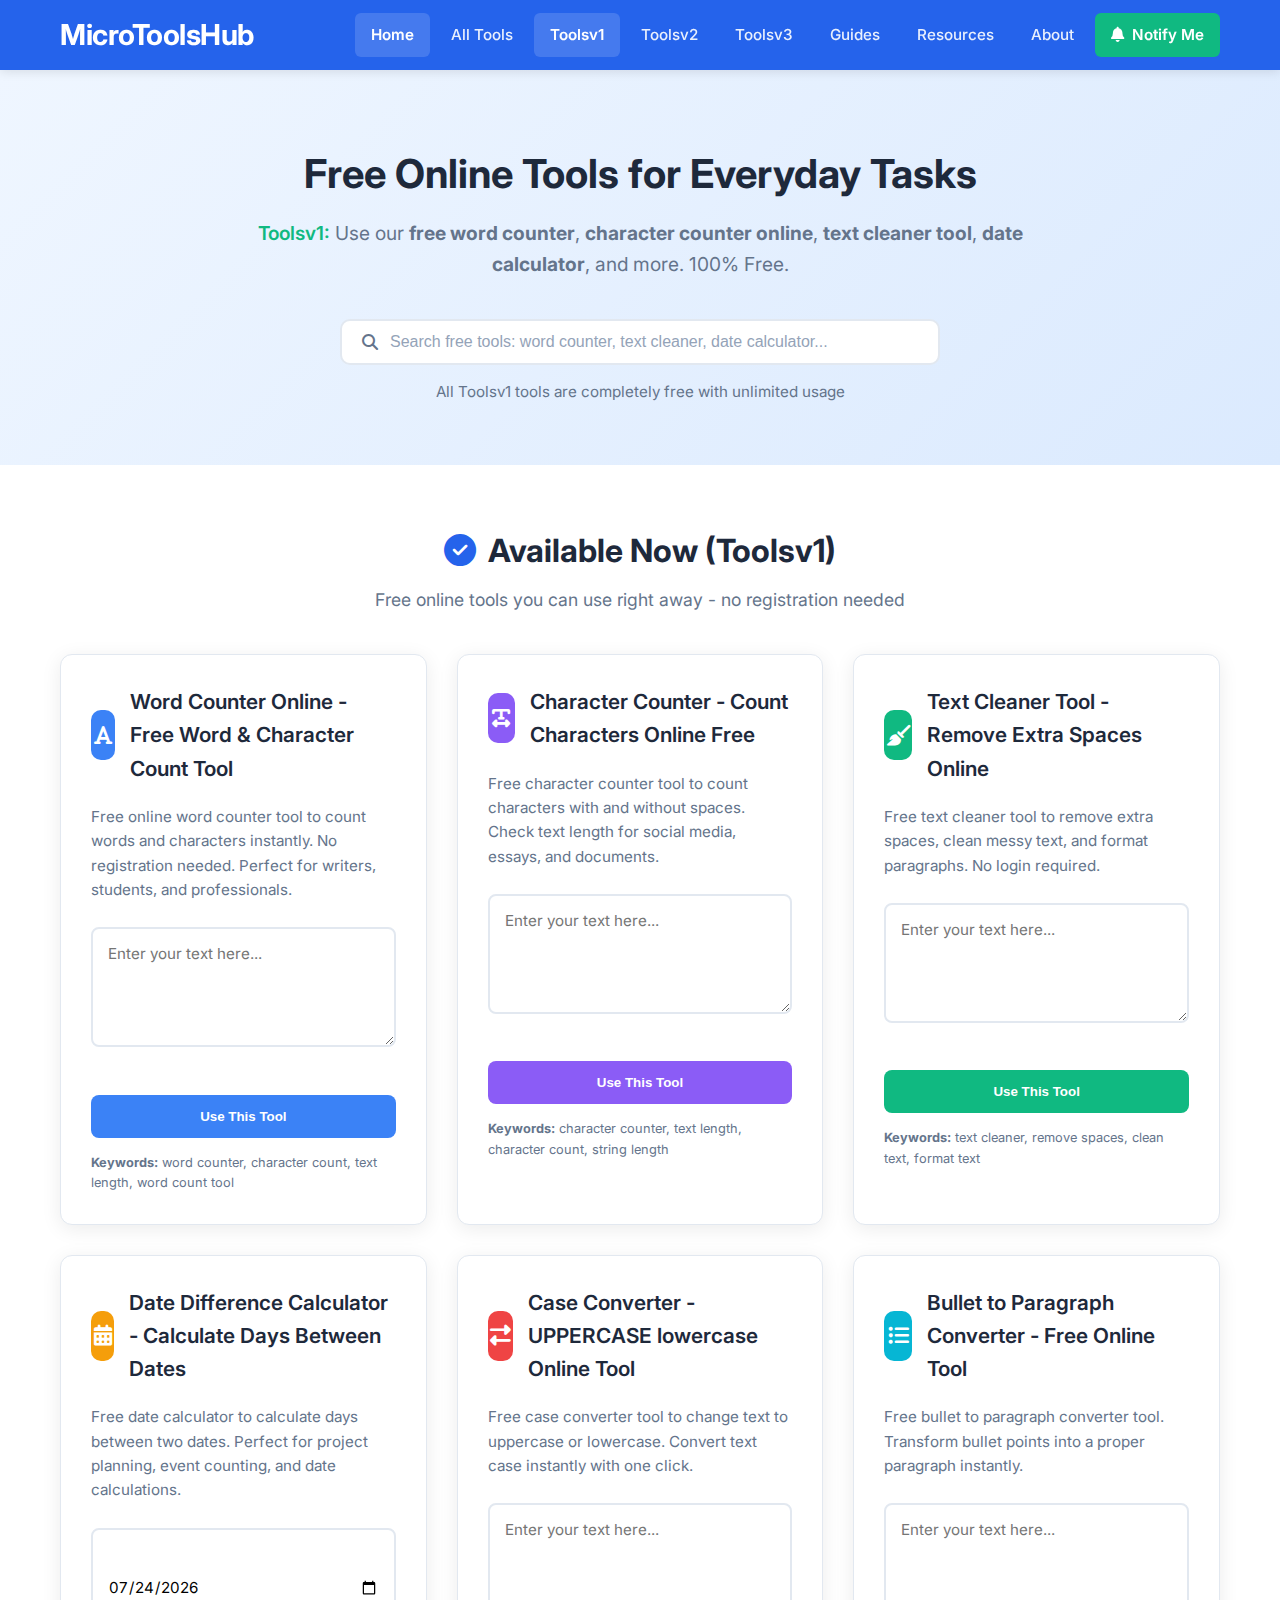
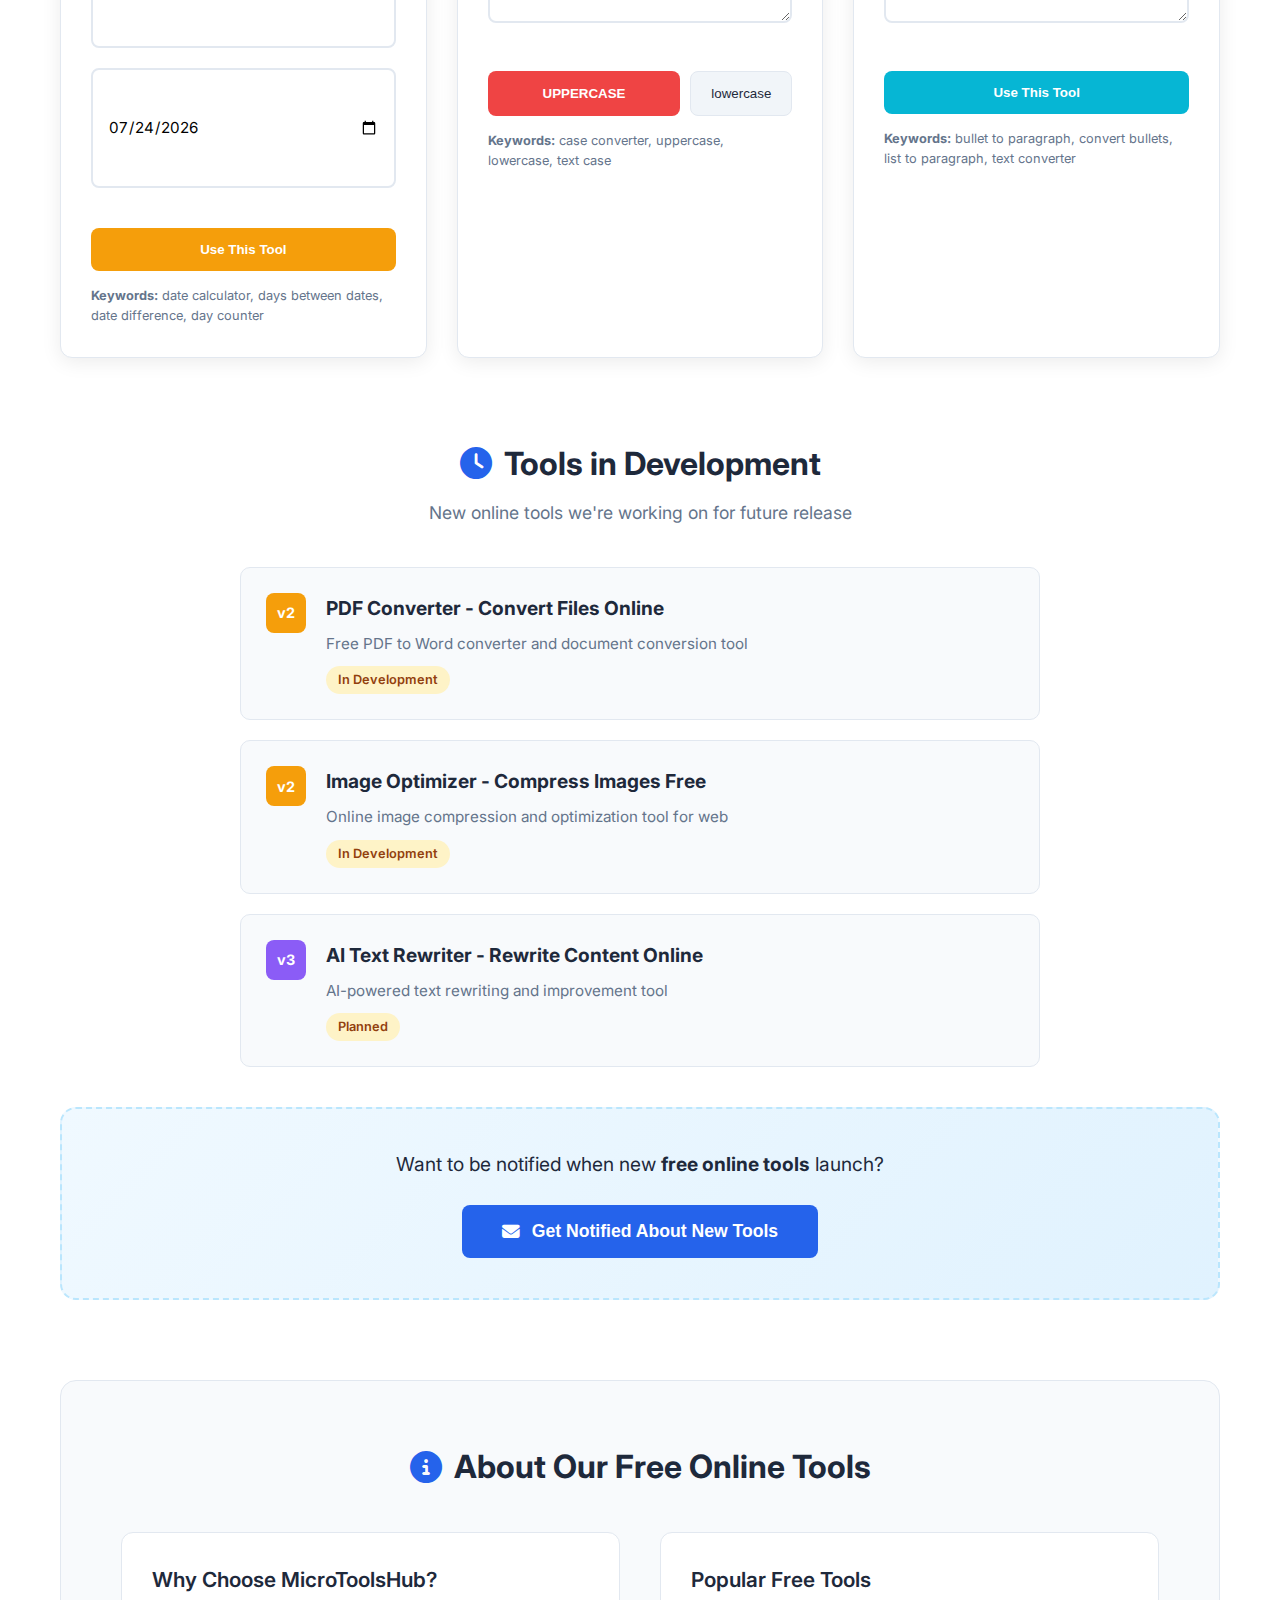
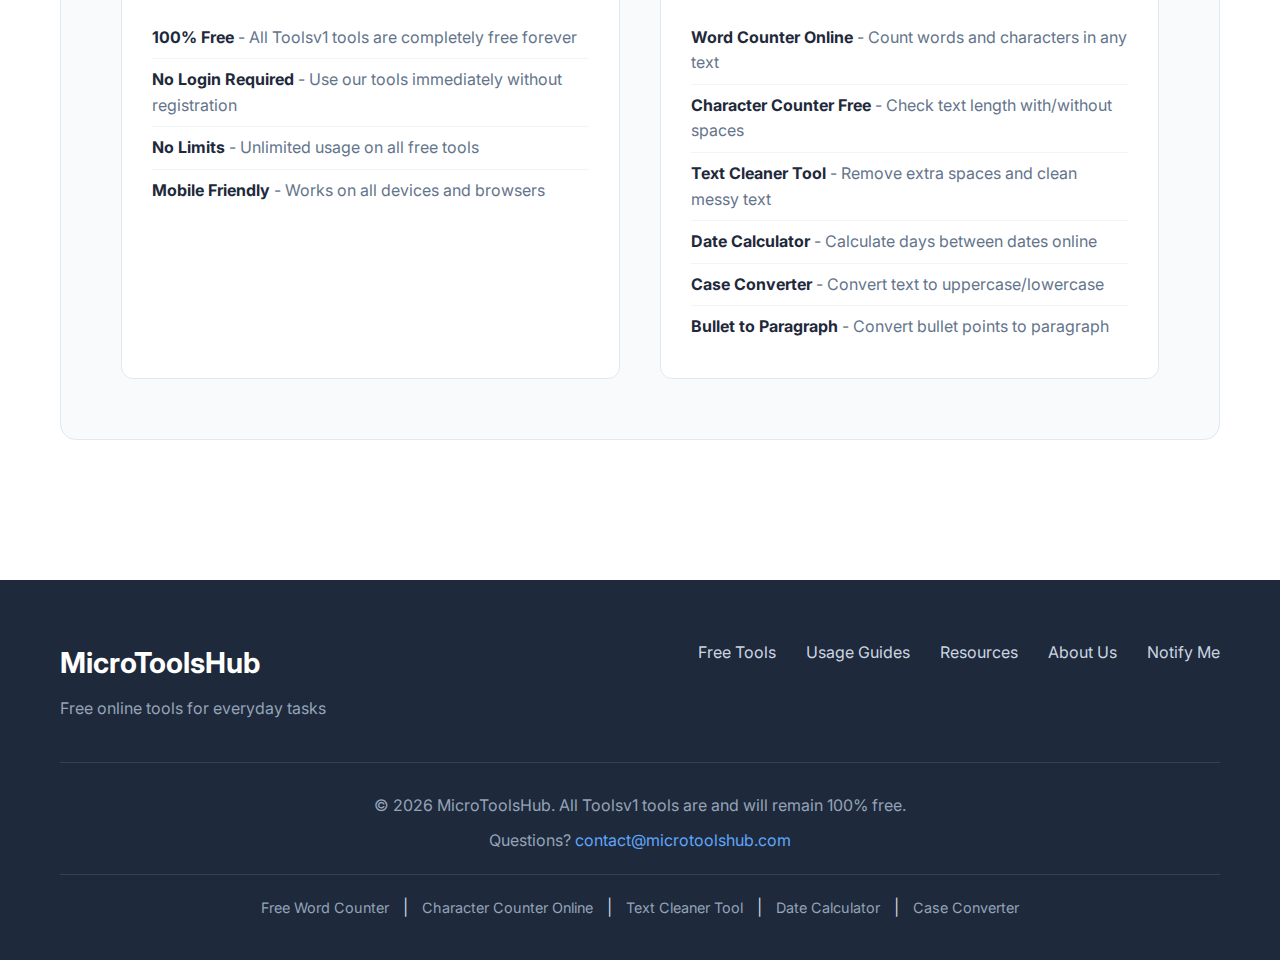
<file: index.html>
<!DOCTYPE html>
<html lang="en">

<head>
    <meta charset="UTF-8">
    <meta name="viewport" content="width=device-width, initial-scale=1.0">

    <!-- ========== SEO META TAGS ========== -->
    <title>MicroToolsHub : Word Counter, Character Counter, Text Cleaner</title>
    <meta name="description"
        content="MicroToolsHub offers 100% free online tools: Word Counter, Character Counter, Text Cleaner, Date Calculator, Case Converter. No login required. All Toolsv1 tools completely free.">
    <meta name="keywords"
        content="free online tools, word counter online, character counter free, text cleaner tool, date difference calculator, case converter, bullet to paragraph, MicroToolsHub, Toolsv1, free text tools, online utilities">
    <meta name="author" content="MicroToolsHub">

    <!-- Open Graph / Social Media -->
    <meta property="og:title" content="MicroToolsHub - Free Online Tools Collection">
    <meta property="og:description"
        content="Free word counter, character counter, text cleaner and more. No login required.">
    <meta property="og:type" content="website">
    <meta property="og:url" content="https://microtoolshub.com">

    <!-- Canonical URL -->
    <link rel="canonical" href="https://microtoolshub.com">

    <!-- Structured Data / Schema.org -->
    <script type="application/ld+json">
    {
        "@context": "https://schema.org",
        "@type": "WebApplication",
        "name": "MicroToolsHub",
        "description": "Collection of free online tools including word counter, character counter, text cleaner and more",
        "url": "https://microtoolshub.com",
        "applicationCategory": "UtilityApplication",
        "operatingSystem": "Any",
        "offers": {
            "@type": "Offer",
            "price": "0",
            "priceCurrency": "USD"
        }
    }
    </script>

    <!-- ========== ASSETS ========== -->
    <link href="https://fonts.googleapis.com/css2?family=Inter:wght@400;500;600;700&display=swap" rel="stylesheet">
    <link rel="stylesheet" href="https://cdnjs.cloudflare.com/ajax/libs/font-awesome/6.4.0/css/all.min.css">
    <link rel="stylesheet" href="style.css">
</head>

<body>
    <!-- HEADER -->
    <header class="header" role="banner">
        <div class="container">
            <div class="header-content">
                <!-- Logo with H1 for SEO -->
                <div class="logo">
                    <h1>MicroToolsHub</h1>
                </div>

                <!-- Main Navigation -->
                <nav class="main-nav" role="navigation" aria-label="Main Navigation">
                    <a href="#home" class="nav-item active" aria-current="page">Home</a>
                    <a href="#all" class="nav-item" data-filter="all">All Tools</a>
                    <a href="#v1" class="nav-item" data-filter="v1">Toolsv1</a>
                    <a href="#v2" class="nav-item" data-filter="v2">Toolsv2</a>
                    <a href="#v3" class="nav-item" data-filter="v3">Toolsv3</a>
                    <a href="#guides" class="nav-item">Guides</a>
                    <a href="#resources" class="nav-item">Resources</a>
                    <a href="#about" class="nav-item">About</a>
                    <a href="#notify" class="nav-item notify-btn" onclick="showNotifyModal()">
                        <i class="fas fa-bell" aria-hidden="true"></i> Notify Me
                    </a>
                </nav>
            </div>
        </div>
    </header>

    <!-- HERO SECTION -->
    <section class="hero" role="region" aria-label="Introduction">
        <div class="container">
            <div class="hero-content">
                <h2>Free Online Tools for Everyday Tasks</h2>
                <p class="hero-subtitle">
                    <span class="highlight">Toolsv1:</span> Use our <strong>free word counter</strong>,
                    <strong>character counter online</strong>, <strong>text cleaner tool</strong>,
                    <strong>date calculator</strong>, and more. 100% Free.
                </p>

                <!-- Search with ARIA label -->
                <div class="hero-search">
                    <div class="search-wrapper">
                        <i class="fas fa-search" aria-hidden="true"></i>
                        <input type="text" id="searchTools"
                            placeholder="Search free tools: word counter, text cleaner, date calculator..."
                            aria-label="Search tools">
                    </div>
                    <p class="search-note">All Toolsv1 tools are completely free with unlimited usage</p>
                </div>
            </div>
        </div>
    </section>

    <!-- MAIN CONTENT -->
    <main class="main-content" role="main">
        <div class="container">
            <!-- Available Tools Section -->
            <section class="section available-tools" aria-labelledby="available-tools-title">
                <div class="section-header">
                    <h3 id="available-tools-title"><i class="fas fa-check-circle"></i> Available Now (Toolsv1)</h3>
                    <p class="section-subtitle">Free online tools you can use right away - no registration needed</p>
                </div>

                <div class="tools-grid" id="toolsGrid">
                    <!-- Tools loaded by JavaScript -->
                </div>
            </section>

            <!-- Coming Soon Section -->
            <section class="section coming-soon" aria-labelledby="coming-soon-title">
                <div class="section-header">
                    <h3 id="coming-soon-title"><i class="fas fa-clock"></i> Tools in Development</h3>
                    <p class="section-subtitle">New online tools we're working on for future release</p>
                </div>

                <div class="upcoming-list">
                    <!-- Toolsv2 Tools -->
                    <div class="upcoming-item">
                        <div class="upcoming-icon v2" aria-label="Toolsv2">v2</div>
                        <div class="upcoming-info">
                            <h4>PDF Converter - Convert Files Online</h4>
                            <p>Free PDF to Word converter and document conversion tool</p>
                            <span class="upcoming-status">In Development</span>
                        </div>
                    </div>

                    <div class="upcoming-item">
                        <div class="upcoming-icon v2" aria-label="Toolsv2">v2</div>
                        <div class="upcoming-info">
                            <h4>Image Optimizer - Compress Images Free</h4>
                            <p>Online image compression and optimization tool for web</p>
                            <span class="upcoming-status">In Development</span>
                        </div>
                    </div>

                    <!-- Toolsv3 Tools -->
                    <div class="upcoming-item">
                        <div class="upcoming-icon v3" aria-label="Toolsv3">v3</div>
                        <div class="upcoming-info">
                            <h4>AI Text Rewriter - Rewrite Content Online</h4>
                            <p>AI-powered text rewriting and improvement tool</p>
                            <span class="upcoming-status">Planned</span>
                        </div>
                    </div>
                </div>

                <!-- CTA with keyword-rich text -->
                <div class="cta-box">
                    <p>Want to be notified when new <strong>free online tools</strong> launch?</p>
                    <button class="cta-button" onclick="showNotifyModal()" aria-label="Get notified about new tools">
                        <i class="fas fa-envelope"></i> Get Notified About New Tools
                    </button>
                </div>
            </section>

            <!-- SEO Content Section -->
            <section class="section seo-content" aria-labelledby="seo-content-title">
                <div class="section-header">
                    <h3 id="seo-content-title"><i class="fas fa-info-circle"></i> About Our Free Online Tools</h3>
                </div>

                <div class="content-grid">
                    <div class="content-card">
                        <h4>Why Choose MicroToolsHub?</h4>
                        <ul>
                            <li><strong>100% Free</strong> - All Toolsv1 tools are completely free forever</li>
                            <li><strong>No Login Required</strong> - Use our tools immediately without registration</li>
                            <li><strong>No Limits</strong> - Unlimited usage on all free tools</li>
                            <li><strong>Mobile Friendly</strong> - Works on all devices and browsers</li>
                        </ul>
                    </div>

                    <div class="content-card">
                        <h4>Popular Free Tools</h4>
                        <ul>
                            <li><strong>Word Counter Online</strong> - Count words and characters in any text</li>
                            <li><strong>Character Counter Free</strong> - Check text length with/without spaces</li>
                            <li><strong>Text Cleaner Tool</strong> - Remove extra spaces and clean messy text</li>
                            <li><strong>Date Calculator</strong> - Calculate days between dates online</li>
                            <li><strong>Case Converter</strong> - Convert text to uppercase/lowercase</li>
                            <li><strong>Bullet to Paragraph</strong> - Convert bullet points to paragraph</li>
                        </ul>
                    </div>
                </div>
            </section>
        </div>
    </main>

    <!-- NOTIFY MODAL -->
    <div class="modal-overlay" id="notifyModal" role="dialog" aria-modal="true" aria-labelledby="notify-modal-title"
        aria-hidden="true">
        <div class="modal">
            <div class="modal-header">
                <h3 id="notify-modal-title"><i class="fas fa-bell"></i> Get Notified About New Tools</h3>
                <button class="modal-close" aria-label="Close notification modal">&times;</button>
            </div>
            <div class="modal-body">
                <div class="modal-intro">
                    <p>We'll email you when new <strong>free online tools</strong> are added to MicroToolsHub.</p>
                </div>

                <div class="notify-form">
                    <div class="form-group">
                        <label for="notifyName">Your Name</label>
                        <input type="text" id="notifyName" placeholder="John Doe" aria-label="Your name">
                    </div>

                    <div class="form-group">
                        <label for="notifyEmail">Email Address *</label>
                        <input type="email" id="notifyEmail" placeholder="you@example.com" required
                            aria-label="Email address">
                    </div>

                    <div class="form-group">
                        <label>Which tools interest you?</label>
                        <div class="interest-checkboxes">
                            <label class="checkbox-label">
                                <input type="checkbox" checked aria-label="Toolsv2 tools">
                                <span>Toolsv2 (More converters & utilities)</span>
                            </label>
                            <label class="checkbox-label">
                                <input type="checkbox" aria-label="Toolsv3 tools">
                                <span>Toolsv3 (Advanced & AI tools)</span>
                            </label>
                            <label class="checkbox-label">
                                <input type="checkbox" aria-label="All new tools">
                                <span>All new free tools</span>
                            </label>
                        </div>
                    </div>

                    <button class="submit-btn" onclick="submitNotification()" aria-label="Submit notification request">
                        <i class="fas fa-paper-plane"></i> Submit Notification Request
                    </button>

                    <p class="form-note">
                        <i class="fas fa-lock"></i> We respect your privacy. No spam, ever.
                    </p>
                </div>
            </div>
        </div>
    </div>

    <!-- FOOTER -->
    <footer class="footer" role="contentinfo">
        <div class="container">
            <div class="footer-content">
                <div class="footer-brand">
                    <h2>MicroToolsHub</h2>
                    <p>Free online tools for everyday tasks</p>
                </div>

                <div class="footer-links">
                    <a href="#tools">Free Tools</a>
                    <a href="#guides">Usage Guides</a>
                    <a href="#resources">Resources</a>
                    <a href="#about">About Us</a>
                    <a href="#" onclick="showNotifyModal()" aria-label="Get notified about new tools">Notify Me</a>
                </div>
            </div>

            <div class="footer-bottom">
                <p>&copy; 2026 MicroToolsHub. All Toolsv1 tools are and will remain 100% free.</p>
                <p class="footer-contact">
                    Questions? <a href="mailto:contact@microtoolshub.com">contact@microtoolshub.com</a>
                </p>
                <!-- SEO Footer Links -->
                <div class="seo-footer-links">
                    <a href="#word-counter">Free Word Counter</a> |
                    <a href="#character-counter">Character Counter Online</a> |
                    <a href="#text-cleaner">Text Cleaner Tool</a> |
                    <a href="#date-calculator">Date Calculator</a> |
                    <a href="#case-converter">Case Converter</a>
                </div>
            </div>
        </div>
    </footer>

    <!-- JavaScript -->
    <script src="tools.js"></script>
</body>

</html>
</file>
<file: style.css>
/* ========== BASE STYLES ========== */
:root {
    --primary-blue: #2563eb;
    --primary-dark: #1e40af;
    --primary-light: #3b82f6;
    --text-dark: #1e293b;
    --text-light: #64748b;
    --bg-light: #f8fafc;
    --border-color: #e2e8f0;
    --success: #10b981;
    --warning: #f59e0b;
    --info: #8b5cf6;
}

* {
    margin: 0;
    padding: 0;
    box-sizing: border-box;
}

body {
    font-family: 'Inter', sans-serif;
    font-size: 16px;
    line-height: 1.6;
    color: var(--text-dark);
    background: #ffffff;
}

.container {
    max-width: 1200px;
    margin: 0 auto;
    padding: 0 20px;
}

/* ========== HEADER ========== */
.header {
    background: var(--primary-blue);
    position: sticky;
    top: 0;
    z-index: 1000;
    box-shadow: 0 2px 10px rgba(0, 0, 0, 0.1);
}

.header-content {
    display: flex;
    justify-content: space-between;
    align-items: center;
    height: 70px;
}

/* Logo - H1 hidden for design but accessible */
.logo h1 {
    color: white;
    font-size: 1.8rem;
    font-weight: 700;
    letter-spacing: -0.5px;
    margin: 0;
}

/* Main Navigation */
.main-nav {
    display: flex;
    align-items: center;
    gap: 5px;
}

.nav-item {
    color: rgba(255, 255, 255, 0.9);
    text-decoration: none;
    padding: 10px 16px;
    font-weight: 500;
    font-size: 0.95rem;
    border-radius: 6px;
    transition: all 0.2s;
    white-space: nowrap;
}

.nav-item:hover {
    background: rgba(255, 255, 255, 0.1);
    color: white;
}

.nav-item.active {
    background: rgba(255, 255, 255, 0.15);
    color: white;
    font-weight: 600;
}

.notify-btn {
    background: var(--success);
    color: white;
    font-weight: 600;
    display: flex;
    align-items: center;
    gap: 8px;
}

.notify-btn:hover {
    background: #0da271;
    transform: translateY(-1px);
}

/* ========== HERO SECTION ========== */
.hero {
    background: linear-gradient(135deg, #eff6ff, #dbeafe);
    padding: 80px 0 60px;
    text-align: center;
}

.hero-content {
    max-width: 800px;
    margin: 0 auto;
}

.hero h2 {
    font-size: 2.5rem;
    font-weight: 700;
    color: var(--text-dark);
    margin-bottom: 20px;
    line-height: 1.2;
}

.hero-subtitle {
    font-size: 1.2rem;
    color: var(--text-light);
    margin-bottom: 40px;
}

.highlight {
    color: var(--success);
    font-weight: 600;
}

/* Search */
.hero-search {
    max-width: 600px;
    margin: 0 auto;
}

.search-wrapper {
    display: flex;
    align-items: center;
    background: white;
    border: 2px solid var(--border-color);
    border-radius: 10px;
    padding: 12px 20px;
    margin-bottom: 15px;
}

.search-wrapper i {
    color: var(--text-light);
    margin-right: 12px;
}

.search-wrapper input {
    flex: 1;
    border: none;
    outline: none;
    font-size: 1rem;
    color: var(--text-dark);
    background: transparent;
}

.search-wrapper input::placeholder {
    color: #94a3b8;
}

.search-note {
    color: var(--text-light);
    font-size: 0.95rem;
}

/* ========== MAIN CONTENT ========== */
.main-content {
    padding: 60px 0;
}

.section {
    margin-bottom: 80px;
}

.section-header {
    margin-bottom: 40px;
    text-align: center;
}

.section-header h3 {
    font-size: 2rem;
    font-weight: 700;
    color: var(--text-dark);
    margin-bottom: 10px;
    display: flex;
    align-items: center;
    justify-content: center;
    gap: 12px;
}

.section-header h3 i {
    color: var(--primary-blue);
}

.section-subtitle {
    color: var(--text-light);
    font-size: 1.1rem;
}

/* ========== TOOLS GRID ========== */
.tools-grid {
    display: grid;
    grid-template-columns: repeat(auto-fill, minmax(350px, 1fr));
    gap: 30px;
}

.tool-card {
    background: white;
    border-radius: 12px;
    padding: 30px;
    box-shadow: 0 4px 20px rgba(0, 0, 0, 0.08);
    border: 1px solid var(--border-color);
    transition: all 0.3s;
    position: relative;
    overflow: hidden;
}

.tool-card:hover {
    transform: translateY(-5px);
    box-shadow: 0 10px 30px rgba(0, 0, 0, 0.12);
    border-color: var(--primary-light);
}

.tool-header {
    display: flex;
    align-items: center;
    gap: 15px;
    margin-bottom: 20px;
}

.tool-icon {
    width: 50px;
    height: 50px;
    background: var(--primary-blue);
    border-radius: 10px;
    display: flex;
    align-items: center;
    justify-content: center;
    color: white;
    font-size: 1.3rem;
}

.tool-card h4 {
    font-size: 1.3rem;
    color: var(--text-dark);
    font-weight: 600;
    margin: 0;
}

.tool-desc {
    color: var(--text-light);
    font-size: 0.95rem;
    margin-bottom: 25px;
    line-height: 1.6;
}

.tool-input {
    width: 100%;
    min-height: 120px;
    padding: 15px;
    border: 2px solid var(--border-color);
    border-radius: 8px;
    font-family: 'Inter', sans-serif;
    font-size: 0.95rem;
    resize: vertical;
    margin-bottom: 20px;
    transition: border-color 0.3s;
}

.tool-input:focus {
    outline: none;
    border-color: var(--primary-blue);
}

.tool-actions {
    display: flex;
    gap: 10px;
    margin-top: 20px;
}

.primary-btn {
    flex: 1;
    padding: 14px;
    background: var(--primary-blue);
    color: white;
    border: none;
    border-radius: 8px;
    font-weight: 600;
    cursor: pointer;
    transition: all 0.3s;
}

.primary-btn:hover {
    background: var(--primary-dark);
}

.secondary-btn {
    padding: 14px 20px;
    background: #f1f5f9;
    color: var(--text-dark);
    border: 1px solid var(--border-color);
    border-radius: 8px;
    font-weight: 500;
    cursor: pointer;
    transition: all 0.3s;
}

.secondary-btn:hover {
    background: #e2e8f0;
}

/* ========== COMING SOON SECTION ========== */
.upcoming-list {
    max-width: 800px;
    margin: 0 auto 40px;
}

.upcoming-item {
    display: flex;
    align-items: flex-start;
    gap: 20px;
    padding: 25px;
    background: #f8fafc;
    border-radius: 10px;
    margin-bottom: 20px;
    border: 1px solid var(--border-color);
    transition: all 0.3s;
}

.upcoming-item:hover {
    border-color: var(--primary-light);
    transform: translateX(5px);
}

.upcoming-icon {
    width: 40px;
    height: 40px;
    border-radius: 8px;
    display: flex;
    align-items: center;
    justify-content: center;
    font-weight: 700;
    font-size: 0.9rem;
    color: white;
    flex-shrink: 0;
}

.upcoming-icon.v2 {
    background: var(--warning);
}

.upcoming-icon.v3 {
    background: var(--info);
}

.upcoming-info h4 {
    font-size: 1.2rem;
    color: var(--text-dark);
    margin-bottom: 8px;
}

.upcoming-info p {
    color: var(--text-light);
    font-size: 0.95rem;
    margin-bottom: 10px;
}

.upcoming-status {
    display: inline-block;
    padding: 4px 12px;
    background: #fef3c7;
    color: #92400e;
    border-radius: 20px;
    font-size: 0.8rem;
    font-weight: 600;
}

.cta-box {
    text-align: center;
    padding: 40px;
    background: linear-gradient(135deg, #f0f9ff, #e0f2fe);
    border-radius: 16px;
    border: 2px dashed #bae6fd;
}

.cta-box p {
    font-size: 1.2rem;
    color: var(--text-dark);
    margin-bottom: 25px;
}

.cta-button {
    padding: 16px 40px;
    background: var(--primary-blue);
    color: white;
    border: none;
    border-radius: 8px;
    font-size: 1.1rem;
    font-weight: 600;
    cursor: pointer;
    display: inline-flex;
    align-items: center;
    gap: 12px;
    transition: all 0.3s;
}

.cta-button:hover {
    background: var(--primary-dark);
    transform: translateY(-2px);
}

/* ========== SEO CONTENT SECTION ========== */
.seo-content {
    background: #f8fafc;
    padding: 60px;
    border-radius: 16px;
    border: 1px solid var(--border-color);
}

.content-grid {
    display: grid;
    grid-template-columns: repeat(auto-fit, minmax(300px, 1fr));
    gap: 40px;
    margin-top: 30px;
}

.content-card {
    background: white;
    padding: 30px;
    border-radius: 12px;
    border: 1px solid var(--border-color);
}

.content-card h4 {
    font-size: 1.3rem;
    color: var(--text-dark);
    margin-bottom: 20px;
    font-weight: 600;
}

.content-card ul {
    list-style: none;
    padding: 0;
}

.content-card li {
    padding: 8px 0;
    color: var(--text-light);
    border-bottom: 1px solid #f1f5f9;
}

.content-card li:last-child {
    border-bottom: none;
}

.content-card li strong {
    color: var(--text-dark);
}

/* ========== MODAL ========== */
.modal-overlay {
    position: fixed;
    top: 0;
    left: 0;
    right: 0;
    bottom: 0;
    background: rgba(0, 0, 0, 0.5);
    display: none;
    justify-content: center;
    align-items: center;
    z-index: 2000;
}

.modal {
    background: white;
    border-radius: 16px;
    width: 90%;
    max-width: 500px;
    max-height: 90vh;
    overflow-y: auto;
    animation: modalSlide 0.3s ease;
}

@keyframes modalSlide {
    from {
        opacity: 0;
        transform: translateY(-20px);
    }

    to {
        opacity: 1;
        transform: translateY(0);
    }
}

.modal-header {
    display: flex;
    justify-content: space-between;
    align-items: center;
    padding: 25px 30px;
    border-bottom: 1px solid var(--border-color);
}

.modal-header h3 {
    font-size: 1.5rem;
    color: var(--text-dark);
    display: flex;
    align-items: center;
    gap: 12px;
}

.modal-close {
    background: none;
    border: none;
    font-size: 1.8rem;
    color: var(--text-light);
    cursor: pointer;
    padding: 5px;
}

.modal-close:hover {
    color: var(--text-dark);
}

.modal-body {
    padding: 30px;
}

.modal-intro {
    text-align: center;
    margin-bottom: 30px;
    color: var(--text-light);
}

/* Notify Form */
.notify-form {
    margin-top: 20px;
}

.form-group {
    margin-bottom: 25px;
}

.form-group label {
    display: block;
    margin-bottom: 8px;
    font-weight: 500;
    color: var(--text-dark);
}

.form-group input {
    width: 100%;
    padding: 14px;
    border: 2px solid var(--border-color);
    border-radius: 8px;
    font-size: 1rem;
    transition: border-color 0.3s;
}

.form-group input:focus {
    outline: none;
    border-color: var(--primary-blue);
}

.interest-checkboxes {
    display: flex;
    flex-direction: column;
    gap: 12px;
}

.checkbox-label {
    display: flex;
    align-items: center;
    gap: 12px;
    padding: 12px;
    background: #f8fafc;
    border-radius: 8px;
    cursor: pointer;
    transition: background 0.3s;
}

.checkbox-label:hover {
    background: #f1f5f9;
}

.checkbox-label input {
    width: auto;
    margin: 0;
}

.submit-btn {
    width: 100%;
    padding: 18px;
    background: var(--primary-blue);
    color: white;
    border: none;
    border-radius: 10px;
    font-size: 1.1rem;
    font-weight: 600;
    cursor: pointer;
    display: flex;
    align-items: center;
    justify-content: center;
    gap: 12px;
    transition: all 0.3s;
    margin-top: 10px;
}

.submit-btn:hover {
    background: var(--primary-dark);
}

.form-note {
    text-align: center;
    color: var(--text-light);
    font-size: 0.9rem;
    margin-top: 20px;
    display: flex;
    align-items: center;
    justify-content: center;
    gap: 8px;
}

/* ========== FOOTER ========== */
.footer {
    background: #1e293b;
    color: #cbd5e1;
    padding: 60px 0 40px;
}

.footer-content {
    display: flex;
    justify-content: space-between;
    align-items: flex-start;
    margin-bottom: 40px;
    flex-wrap: wrap;
    gap: 40px;
}

.footer-brand h2 {
    color: white;
    font-size: 1.8rem;
    margin-bottom: 10px;
}

.footer-brand p {
    color: #94a3b8;
}

.footer-links {
    display: flex;
    gap: 30px;
    flex-wrap: wrap;
}

.footer-links a {
    color: #cbd5e1;
    text-decoration: none;
    transition: color 0.3s;
}

.footer-links a:hover {
    color: white;
}

.footer-bottom {
    padding-top: 30px;
    border-top: 1px solid #334155;
    text-align: center;
}

.footer-bottom p {
    color: #94a3b8;
    margin-bottom: 10px;
}

.footer-contact a {
    color: #60a5fa;
    text-decoration: none;
}

.footer-contact a:hover {
    text-decoration: underline;
}

/* SEO Footer Links */
.seo-footer-links {
    margin-top: 20px;
    padding-top: 20px;
    border-top: 1px solid #334155;
}

.seo-footer-links a {
    color: #94a3b8;
    text-decoration: none;
    font-size: 0.9rem;
    margin: 0 10px;
}

.seo-footer-links a:hover {
    color: white;
    text-decoration: underline;
}

/* ========== RESPONSIVE ========== */
@media (max-width: 1024px) {
    .main-nav {
        gap: 2px;
    }

    .nav-item {
        padding: 10px 12px;
        font-size: 0.9rem;
    }
}

@media (max-width: 768px) {
    .header-content {
        flex-direction: column;
        height: auto;
        padding: 15px 0;
        gap: 15px;
    }

    .main-nav {
        width: 100%;
        overflow-x: auto;
        padding-bottom: 10px;
        justify-content: center;
    }

    .hero h2 {
        font-size: 2rem;
    }

    .tools-grid {
        grid-template-columns: 1fr;
    }

    .seo-content {
        padding: 30px;
    }

    .content-grid {
        grid-template-columns: 1fr;
    }

    .footer-content {
        flex-direction: column;
        text-align: center;
    }

    .footer-links {
        justify-content: center;
    }

    .seo-footer-links {
        display: flex;
        flex-wrap: wrap;
        justify-content: center;
        gap: 10px;
    }
}

@media (max-width: 480px) {
    .hero h2 {
        font-size: 1.8rem;
    }

    .section-header h3 {
        font-size: 1.6rem;
    }

    .nav-item {
        padding: 8px 10px;
        font-size: 0.85rem;
    }

    .notify-btn span {
        display: none;
    }

    .notify-btn i {
        margin: 0;
    }

    .tool-card {
        padding: 20px;
    }
}
</file>
